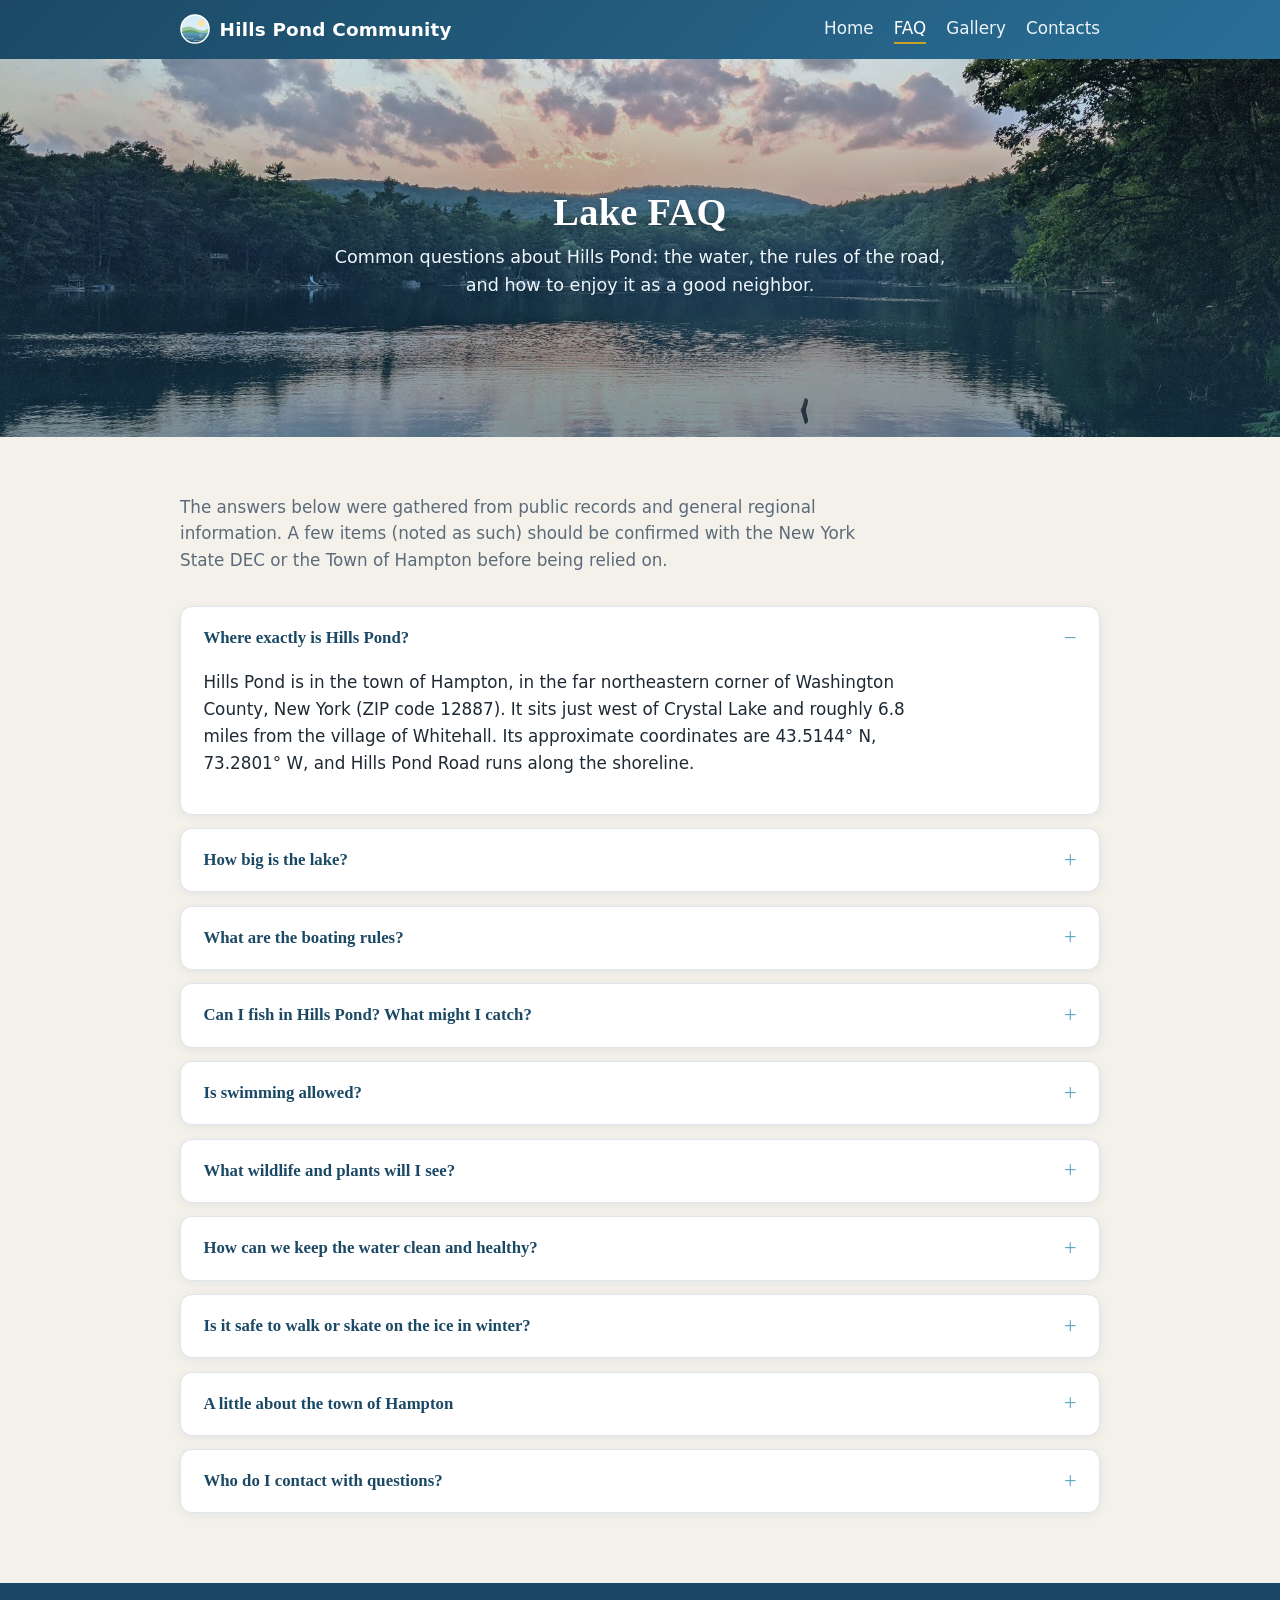
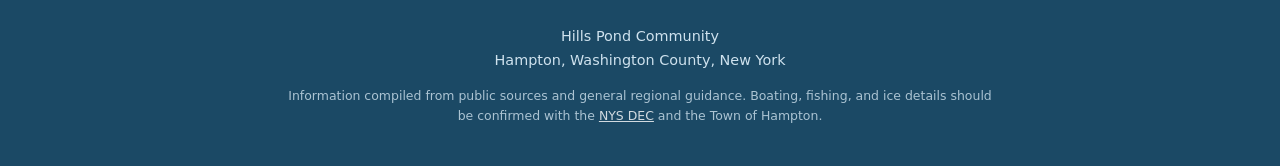
<file: faq.html>
<!DOCTYPE html>
<html lang="en">
<head>
  <meta charset="UTF-8" />
  <meta name="viewport" content="width=device-width, initial-scale=1.0" />
  <title>FAQ | Hills Pond Community</title>
  <meta name="description" content="Frequently asked questions about Hills Pond in Hampton, New York: size, location, boating, fishing, wildlife, and ice safety." />
  <link rel="icon" type="image/svg+xml" href="images/logo.svg" />
  <link rel="stylesheet" href="styles.css" />
</head>
<body>
  <header class="site-header">
    <nav class="nav">
      <a class="brand" href="index.html">
        <img class="mark" src="images/logo.svg" alt="" />
        <span>Hills Pond Community</span>
      </a>
      <div class="nav-links">
        <a href="index.html">Home</a>
        <a href="faq.html" class="active">FAQ</a>
        <a href="gallery.html">Gallery</a>
        <a href="index.html#contacts">Contacts</a>
      </div>
    </nav>
  </header>

  <section class="hero" style="--hero-img: url('images/lake-summer-sunset.jpg')">
    <h1>Lake FAQ</h1>
    <p>Common questions about Hills Pond: the water, the rules of the
       road, and how to enjoy it as a good neighbor.</p>
  </section>

  <main>
    <p class="faq-intro">
      The answers below were gathered from public records and general regional
      information. A few items (noted as such) should be confirmed with the
      New York State DEC or the Town of Hampton before being relied on.
    </p>

    <details class="faq" open>
      <summary>Where exactly is Hills Pond?</summary>
      <div class="answer">
        <p>
          Hills Pond is in the town of Hampton, in the far northeastern corner
          of Washington County, New York (ZIP code 12887). It sits just west of
          Crystal Lake and roughly 6.8 miles from the village of Whitehall. Its
          approximate coordinates are 43.5144&deg; N, 73.2801&deg; W, and Hills
          Pond Road runs along the shoreline.
        </p>
      </div>
    </details>

    <details class="faq">
      <summary>How big is the lake?</summary>
      <div class="answer">
        <p>
          Hills Pond covers about <strong>18 acres</strong>. It is a small,
          quiet lake, easy to paddle across, and intimate enough that
          most of the shoreline households know one another.
        </p>
        <p class="note">
          Maximum depth has not been confirmed from an official source; check
          with the NYS DEC for a depth/contour map if needed.
        </p>
      </div>
    </details>

    <details class="faq">
      <summary>What are the boating rules?</summary>
      <div class="answer">
        <p>
          <strong>Gas-powered motors are not permitted</strong> on Hills Pond.
          Boating is limited to non-gas craft: canoes, kayaks,
          paddleboards, rowboats, and electric trolling motors. This restriction
          is a big part of why the lake stays calm, clean, and quiet all year.
        </p>
        <p>
          Please give swimmers, anglers, and wildlife plenty of room, and keep
          noise to a minimum out of respect for neighboring households.
        </p>
      </div>
    </details>

    <details class="faq">
      <summary>Can I fish in Hills Pond? What might I catch?</summary>
      <div class="answer">
        <p>
          Yes. Lakes of
          this size and character in Washington County commonly hold warm-water
          species such as <strong>largemouth bass, yellow perch, sunfish, and
          bullhead</strong>, and some area waters also support trout.
        </p>
        <p>
          A valid New York State freshwater fishing license is required for
          anyone 16 and older. Always follow current NYS DEC seasons, size, and
          catch limits.
        </p>
        <p class="note">
          The exact species present in Hills Pond have not been confirmed from
          an official stocking/survey record, so please verify with the
          NYS DEC. Licenses are available at
          <a href="https://dec.ny.gov/things-to-do/freshwater-fishing">dec.ny.gov</a>.
        </p>
      </div>
    </details>

    <details class="faq">
      <summary>Is swimming allowed?</summary>
      <div class="answer">
        <p>
          There is no public beach or lifeguard at Hills Pond. It is a
          private/residential lake, so swimming is generally from residents'
          own shoreline and is at your own risk. Watch out for changing depths,
          weeds, and cold spots, and never let children swim unsupervised.
        </p>
      </div>
    </details>

    <details class="faq">
      <summary>What wildlife and plants will I see?</summary>
      <div class="answer">
        <p>
          A quiet, motor-light lake like this is a haven for wildlife. Expect to
          see waterfowl such as ducks and geese, herons, turtles, frogs, and the
          occasional beaver or muskrat, along with songbirds and deer in the
          surrounding woods. Lily pads and shoreline reeds are part of a healthy
          lake ecosystem, so please avoid disturbing them.
        </p>
      </div>
    </details>

    <details class="faq">
      <summary>How can we keep the water clean and healthy?</summary>
      <div class="answer">
        <p>A few neighborly habits go a long way:</p>
        <p>
          &bull; Avoid fertilizers, herbicides, and pesticides near the
          shoreline, since nutrients run off into the lake and feed algae.<br />
          &bull; Maintain a buffer of natural plants along the bank.<br />
          &bull; Keep septic systems in good working order.<br />
          &bull; Clean, drain, and dry any boats or gear brought from other
          waters to prevent invasive species.<br />
          &bull; Carry out all trash and fishing line.
        </p>
      </div>
    </details>

    <details class="faq">
      <summary>Is it safe to walk or skate on the ice in winter?</summary>
      <div class="answer">
        <p>
          Ice is never guaranteed to be safe. Thickness varies across the lake
          due to springs, inflows, and currents. As a general guideline, the
          NYS DEC suggests at least 4 inches of clear, solid ice for walking and
          more for groups or vehicles, but always test conditions
          yourself and never go out alone. When in doubt, stay off.
        </p>
      </div>
    </details>

    <details class="faq">
      <summary>A little about the town of Hampton</summary>
      <div class="answer">
        <p>
          The town of Hampton was formed in 1786 and sits in the northeastern
          corner of Washington County, sharing its eastern border with Vermont
          along the Poultney River. It is a small rural community, home to
          fewer than a thousand residents, with deep roots dating back to
          settlers from Massachusetts and Connecticut.
        </p>
      </div>
    </details>

    <details class="faq">
      <summary>Who do I contact with questions?</summary>
      <div class="answer">
        <p>
          Start with the <a href="index.html#contacts">neighbor contacts Google
          Doc</a> from the home page. For official matters, the Town of
          Hampton and the NYS DEC are the authoritative sources.
        </p>
      </div>
    </details>
  </main>

  <footer class="site-footer">
    <p>Hills Pond Community<br />Hampton, Washington County, New York</p>
    <p class="sources">
      Information compiled from public sources and general regional guidance.
      Boating, fishing, and ice details should be confirmed with the
      <a href="https://dec.ny.gov/">NYS DEC</a> and the Town of Hampton.
    </p>
  </footer>
</body>
</html>
</file>
<file: styles.css>
:root {
  --water-deep: #1b4965;
  --water: #2a6f97;
  --water-light: #61a5c2;
  --reed: #386641;
  --sand: #f4f1ea;
  --paper: #ffffff;
  --ink: #1f2933;
  --muted: #5b6b7a;
  --line: #dfe5ec;
  --accent: #c9a227;
  --shadow: 0 2px 10px rgba(27, 73, 101, 0.08);
  --radius: 12px;
}

* {
  box-sizing: border-box;
}

html {
  scroll-behavior: smooth;
}

body {
  margin: 0;
  font-family: "Segoe UI", system-ui, -apple-system, Roboto, Helvetica, Arial, sans-serif;
  color: var(--ink);
  background: var(--sand);
  font-size: 1.05rem;
  line-height: 1.6;
  -webkit-font-smoothing: antialiased;
  text-rendering: optimizeLegibility;
}

a {
  color: var(--water);
}

a:hover {
  color: var(--water-deep);
}

/* Serif headings for warmth and clearer hierarchy (no web-font download) */
h1, h2, h3,
.hero h1,
.section-title,
.card h3,
details.faq summary {
  font-family: Georgia, "Iowan Old Style", "Palatino Linotype", "Times New Roman", serif;
  line-height: 1.2;
}

/* ---------- Header / Nav ---------- */
.site-header {
  background: linear-gradient(135deg, var(--water-deep), var(--water));
  color: #fff;
  box-shadow: var(--shadow);
}

.nav {
  max-width: 960px;
  margin: 0 auto;
  display: flex;
  align-items: center;
  justify-content: space-between;
  flex-wrap: wrap;
  gap: 0.5rem;
  padding: 0.9rem 1.25rem;
}

.brand {
  display: flex;
  align-items: center;
  gap: 0.6rem;
  font-weight: 700;
  font-size: 1.15rem;
  color: #fff;
  text-decoration: none;
  letter-spacing: 0.2px;
}

.brand:hover {
  color: #fff;
  opacity: 0.92;
}

.brand .mark {
  width: 30px;
  height: 30px;
  display: block;
  flex: 0 0 auto;
}

.nav-links {
  display: flex;
  gap: 1.25rem;
  flex-wrap: wrap;
}

.nav-links a {
  color: #eaf3f8;
  text-decoration: none;
  font-weight: 500;
}

.nav-links a:hover,
.nav-links a.active {
  color: #fff;
  border-bottom: 2px solid var(--accent);
}

/* ---------- Hero ---------- */
.hero {
  position: relative;
  color: #fff;
  text-align: center;
  padding: 3.25rem 1.25rem 3.75rem;
  min-height: 42vh;
  display: flex;
  flex-direction: column;
  justify-content: center;
  align-items: center;
  background: linear-gradient(180deg, var(--water) 0%, var(--water-light) 100%);
  overflow: hidden;
}

.hero::before {
  content: "";
  position: absolute;
  inset: 0;
  background-image: var(--hero-img, url("images/lake-sunset-fire.jpg"));
  background-size: cover;
  background-position: center 50%;
  opacity: 1;
}

.hero::after {
  content: "";
  position: absolute;
  inset: 0;
  background: linear-gradient(180deg, rgba(27, 73, 101, 0.15), rgba(27, 73, 101, 0.55));
}

.hero > * {
  position: relative;
  z-index: 1;
  text-shadow: 0 1px 6px rgba(15, 40, 56, 0.45);
}

.hero h1 {
  margin: 0 0 0.5rem;
  font-size: 2.4rem;
  letter-spacing: 0.3px;
}

.hero p {
  margin: 0 auto;
  max-width: 620px;
  font-size: 1.1rem;
  color: #eef6fb;
}

/* ---------- Layout ---------- */
main {
  max-width: 960px;
  margin: 0 auto;
  padding: 2.5rem 1.25rem 3.5rem;
}

/* Cap prose at a comfortable reading measure (~60-75 characters) */
main > p,
.faq .answer p {
  max-width: 68ch;
}

.section-title {
  font-size: 1.5rem;
  color: var(--water-deep);
  margin: 0 0 1.25rem;
  border-bottom: 2px solid var(--line);
  padding-bottom: 0.5rem;
}

/* ---------- Catalog cards ---------- */
.cards {
  display: grid;
  grid-template-columns: repeat(auto-fit, minmax(240px, 1fr));
  gap: 1.25rem;
  margin-bottom: 2.5rem;
}

.card {
  background: var(--paper);
  border: 1px solid var(--line);
  border-radius: var(--radius);
  box-shadow: var(--shadow);
  display: flex;
  flex-direction: column;
  overflow: hidden;
  transition: transform 0.15s ease, box-shadow 0.15s ease;
}

.card-img {
  display: block;
  width: 100%;
  height: 150px;
  object-fit: cover;
  background: #dff0f7;
}

.card-body {
  padding: 1.4rem 1.5rem 1.5rem;
  display: flex;
  flex-direction: column;
  flex-grow: 1;
}

.card:hover {
  transform: translateY(-3px);
  box-shadow: 0 8px 20px rgba(27, 73, 101, 0.14);
}

.card .icon {
  font-size: 1.8rem;
  margin-bottom: 0.5rem;
}

.card h3 {
  margin: 0 0 0.4rem;
  color: var(--water-deep);
  font-size: 1.15rem;
}

.card p {
  margin: 0 0 1.1rem;
  color: var(--muted);
  font-size: 0.95rem;
  flex-grow: 1;
}

.secure-note {
  flex-grow: 0;
  font-size: 0.82rem;
  color: var(--reed);
  background: #eef5ef;
  border: 1px solid #d4e6d7;
  border-radius: 8px;
  padding: 0.5rem 0.7rem;
  margin: 0 0 1.1rem;
  line-height: 1.45;
}

.secure-note strong {
  color: #2c4f33;
}

.btn {
  display: inline-flex;
  align-items: center;
  justify-content: center;
  gap: 0.55rem;
  background: var(--water);
  color: #fff;
  text-decoration: none;
  padding: 0.6rem 1.1rem;
  border-radius: 8px;
  font-weight: 600;
  font-size: 0.92rem;
  text-align: center;
  transition: background 0.15s ease;
}

.btn:hover {
  background: var(--water-deep);
  color: #fff;
}

.btn-icon {
  width: 26px;
  height: 26px;
  flex: 0 0 auto;
  background: #fff;
  border-radius: 5px;
  padding: 3px;
  box-sizing: border-box;
}

/* The three resource-card actions share one consistent full-width button */
.card-body .btn {
  width: 100%;
}

/* ---------- Map embed ---------- */
.map-embed {
  margin: 1.75rem 0 0.5rem;
  background: var(--paper);
  border: 1px solid var(--line);
  border-radius: var(--radius);
  overflow: hidden;
  box-shadow: var(--shadow);
}

.map-embed iframe {
  display: block;
  width: 100%;
  height: 360px;
  border: 0;
}

.map-embed figcaption {
  padding: 0.7rem 1rem;
  font-size: 0.88rem;
  color: var(--muted);
  text-align: center;
}

/* ---------- Gallery ---------- */
.gallery {
  display: grid;
  grid-template-columns: repeat(auto-fit, minmax(220px, 1fr));
  gap: 1.25rem;
  margin-bottom: 1rem;
}

.gallery figure {
  margin: 0;
  background: var(--paper);
  border: 1px solid var(--line);
  border-radius: var(--radius);
  overflow: hidden;
  box-shadow: var(--shadow);
}

.gallery img {
  display: block;
  width: 100%;
  height: 180px;
  object-fit: cover;
}

.gallery figcaption {
  padding: 0.7rem 1rem;
  font-size: 0.88rem;
  color: var(--muted);
  text-align: center;
}

/* ---------- Placeholder badge ---------- */
.badge {
  display: inline-block;
  background: #fdf6e3;
  color: #8a6d00;
  border: 1px dashed var(--accent);
  border-radius: 6px;
  font-size: 0.72rem;
  font-weight: 600;
  text-transform: uppercase;
  letter-spacing: 0.5px;
  padding: 0.1rem 0.45rem;
  margin-left: 0.4rem;
  vertical-align: middle;
}

.setup-note {
  background: #fdf6e3;
  border-left: 4px solid var(--accent);
  border-radius: 8px;
  padding: 1rem 1.25rem;
  margin: 0 0 2rem;
  color: #6b5600;
  font-size: 0.92rem;
}

.setup-note strong {
  color: #5a4800;
}

.setup-note code {
  background: #f6ecca;
  padding: 0.1rem 0.35rem;
  border-radius: 4px;
  font-size: 0.85em;
}

/* ---------- FAQ ---------- */
.faq-intro {
  color: var(--muted);
  max-width: 680px;
  margin-bottom: 2rem;
}

details.faq {
  background: var(--paper);
  border: 1px solid var(--line);
  border-radius: var(--radius);
  margin-bottom: 0.85rem;
  box-shadow: var(--shadow);
  overflow: hidden;
}

details.faq summary {
  cursor: pointer;
  padding: 1.1rem 1.4rem;
  font-weight: 600;
  color: var(--water-deep);
  font-size: 1.05rem;
  list-style: none;
  display: flex;
  justify-content: space-between;
  align-items: center;
  gap: 1rem;
}

details.faq summary::-webkit-details-marker {
  display: none;
}

details.faq summary::after {
  content: "+";
  color: var(--water-light);
  font-size: 1.4rem;
  font-weight: 400;
  transition: transform 0.2s ease;
}

details.faq[open] summary::after {
  content: "\2212";
}

details.faq .answer {
  padding: 0 1.4rem 1.25rem;
  color: var(--ink);
}

details.faq .answer p:first-child {
  margin-top: 0;
}

.note {
  font-size: 0.85rem;
  color: var(--muted);
  font-style: italic;
}

.note code {
  background: #eef2f6;
  padding: 0.1rem 0.35rem;
  border-radius: 4px;
  font-style: normal;
  font-size: 0.88em;
}

/* ---------- Footer ---------- */
.site-footer {
  background: var(--water-deep);
  color: #cfe2ee;
  text-align: center;
  padding: 1.75rem 1.25rem;
  font-size: 0.9rem;
}

.site-footer a {
  color: #fff;
}

.site-footer .sources {
  margin-top: 0.75rem;
  font-size: 0.78rem;
  opacity: 0.8;
  max-width: 720px;
  margin-left: auto;
  margin-right: auto;
}

@media (max-width: 540px) {
  .hero h1 {
    font-size: 1.9rem;
  }
  .nav {
    justify-content: center;
  }
}

/* ---------- Lightbox ---------- */
.lightbox {
  position: fixed;
  inset: 0;
  background: rgba(15, 30, 41, 0.92);
  display: flex;
  align-items: center;
  justify-content: center;
  padding: 2rem;
  opacity: 0;
  visibility: hidden;
  transition: opacity 0.2s ease;
  z-index: 1000;
}

.lightbox.open {
  opacity: 1;
  visibility: visible;
}

body.lightbox-active {
  overflow: hidden;
}

.lightbox-content {
  margin: 0;
  max-width: min(90vw, 1100px);
  max-height: 90vh;
  display: flex;
  flex-direction: column;
  align-items: center;
}

.lightbox-img {
  display: block;
  max-width: 100%;
  max-height: 80vh;
  object-fit: contain;
  border-radius: 8px;
  box-shadow: 0 12px 40px rgba(0, 0, 0, 0.5);
}

.lightbox-caption {
  color: #eef6fb;
  font-size: 0.95rem;
  margin-top: 0.9rem;
  text-align: center;
}

.lightbox-close,
.lightbox-prev,
.lightbox-next {
  position: fixed;
  background: rgba(255, 255, 255, 0.12);
  border: none;
  color: #fff;
  cursor: pointer;
  border-radius: 50%;
  width: 44px;
  height: 44px;
  font-size: 1.5rem;
  line-height: 1;
  display: flex;
  align-items: center;
  justify-content: center;
  transition: background 0.15s ease;
}

.lightbox-close:hover,
.lightbox-prev:hover,
.lightbox-next:hover {
  background: rgba(255, 255, 255, 0.25);
}

.lightbox-close {
  top: 1.25rem;
  right: 1.25rem;
}

.lightbox-prev {
  left: 1.25rem;
  top: 50%;
  transform: translateY(-50%);
}

.lightbox-next {
  right: 1.25rem;
  top: 50%;
  transform: translateY(-50%);
}

@media (max-width: 540px) {
  .lightbox-prev,
  .lightbox-next {
    width: 38px;
    height: 38px;
    font-size: 1.25rem;
  }
}
</file>
